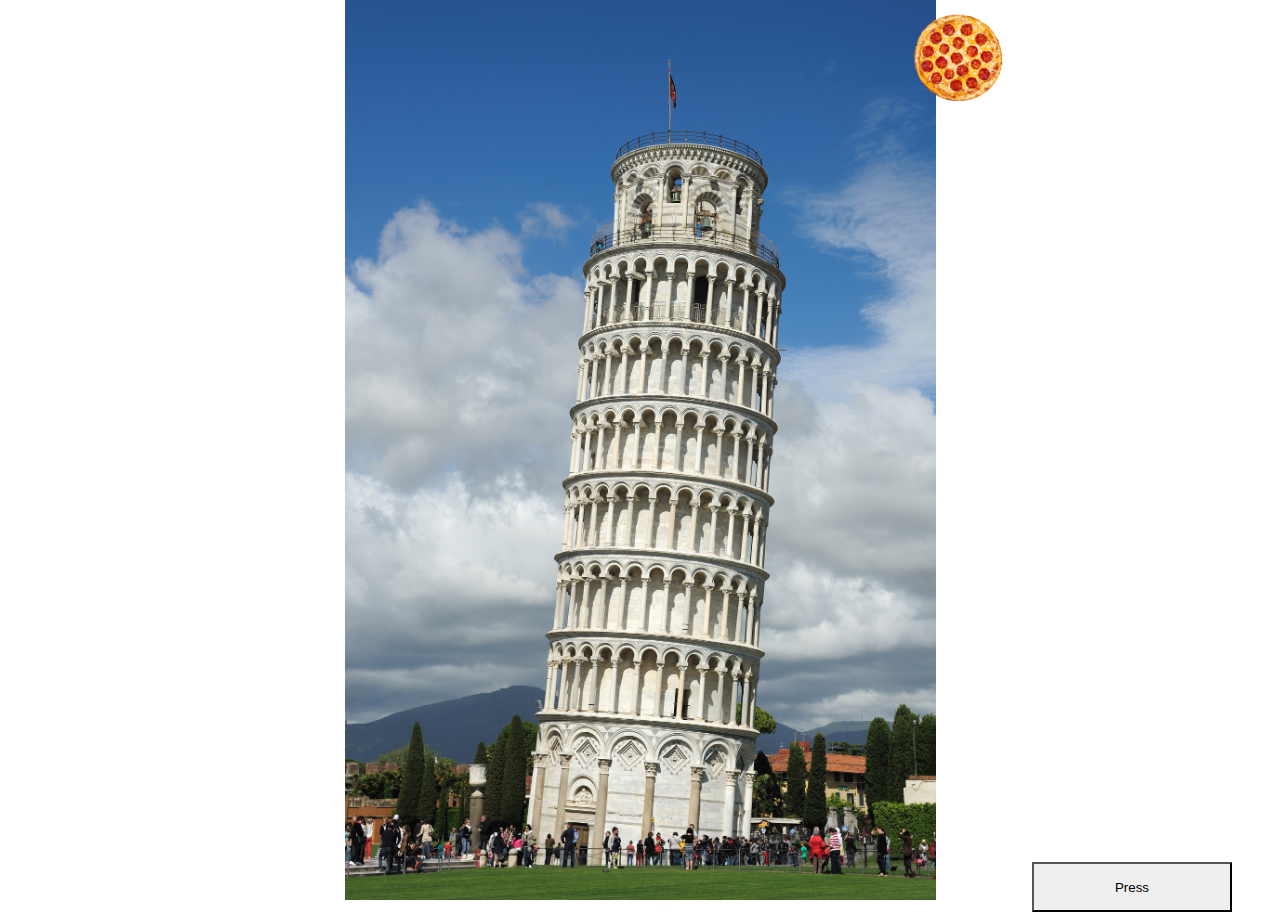
<file: ej4/index.html>
<!DOCTYPE html>
<html lang="en">
<head>
    <meta charset="UTF-8">
    <meta http-equiv="X-UA-Compatible" content="IE=edge">
    <meta name="viewport" content="width=device-width, initial-scale=1.0">
    <link rel="stylesheet" href="/ej4/estilos.css">
    <title>Ej4</title>
</head>
<body>

    <div class="contenedor">
        <img class="pizza" src="/image/png-clipart-pizza-pizza-removebg-preview.png">
    </div>
    <div>
        <button class="btn">Press</button>
    </div>
<script src="/ej4/animaciones.js"></script>
</body>
</html>
</file>
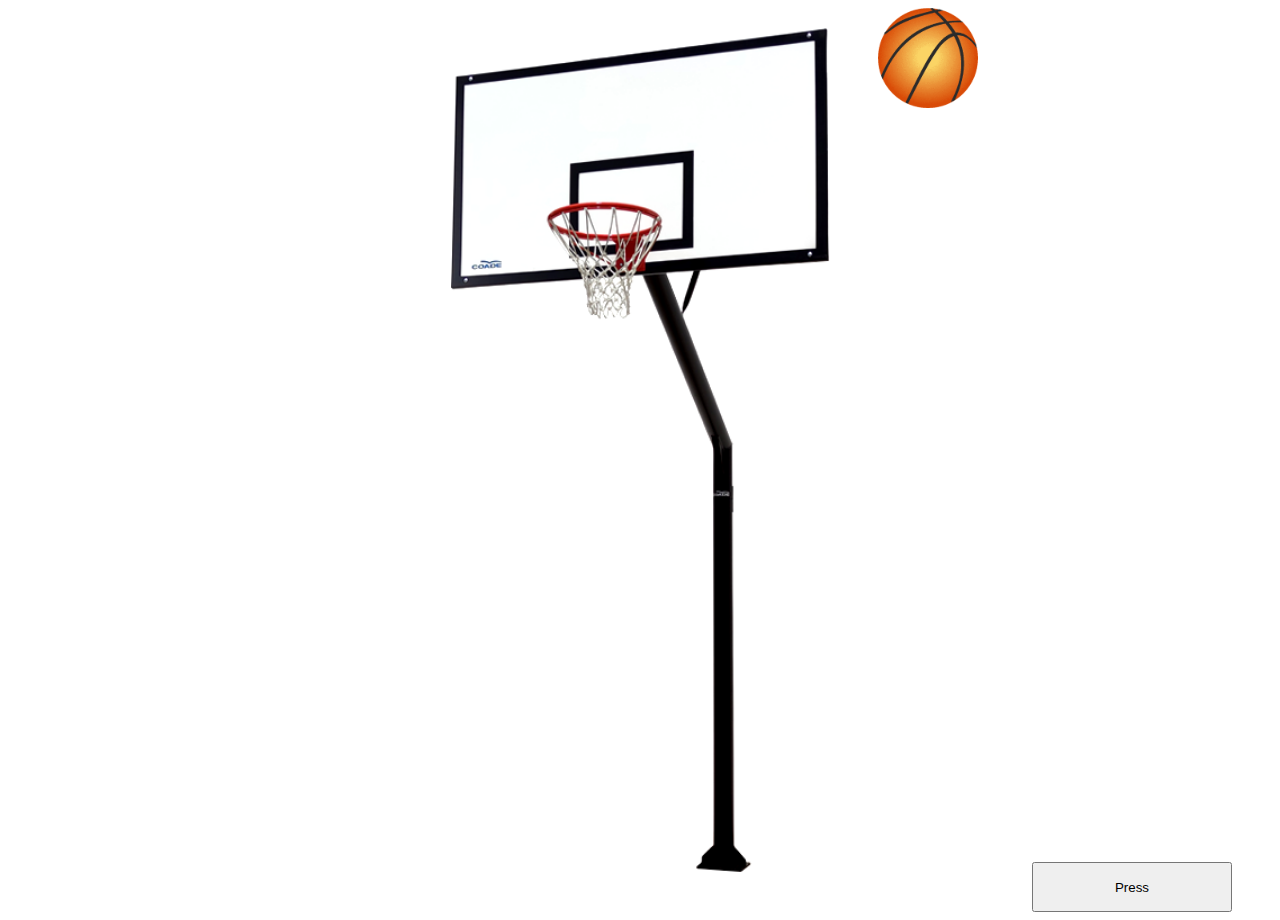
<file: ej5/index.html>
<!DOCTYPE html>
<html lang="en">
<head>
    <meta charset="UTF-8">
    <meta http-equiv="X-UA-Compatible" content="IE=edge">
    <meta name="viewport" content="width=device-width, initial-scale=1.0">
    <link rel="stylesheet" href="/ej5/estilos.css">
    <title>Ej5</title>
</head>
<body>

    <div class="contenedor">
        <img class="pelota" src="/image/png-transparent-basketball-jersey-basketball-ball-game-sport-orange-removebg-preview.png">
    </div>
    <div>
        <button class="btn">Press</button>
    </div>
<script src="/ej5/animaciones.js"></script>
</body>
</html>
</file>
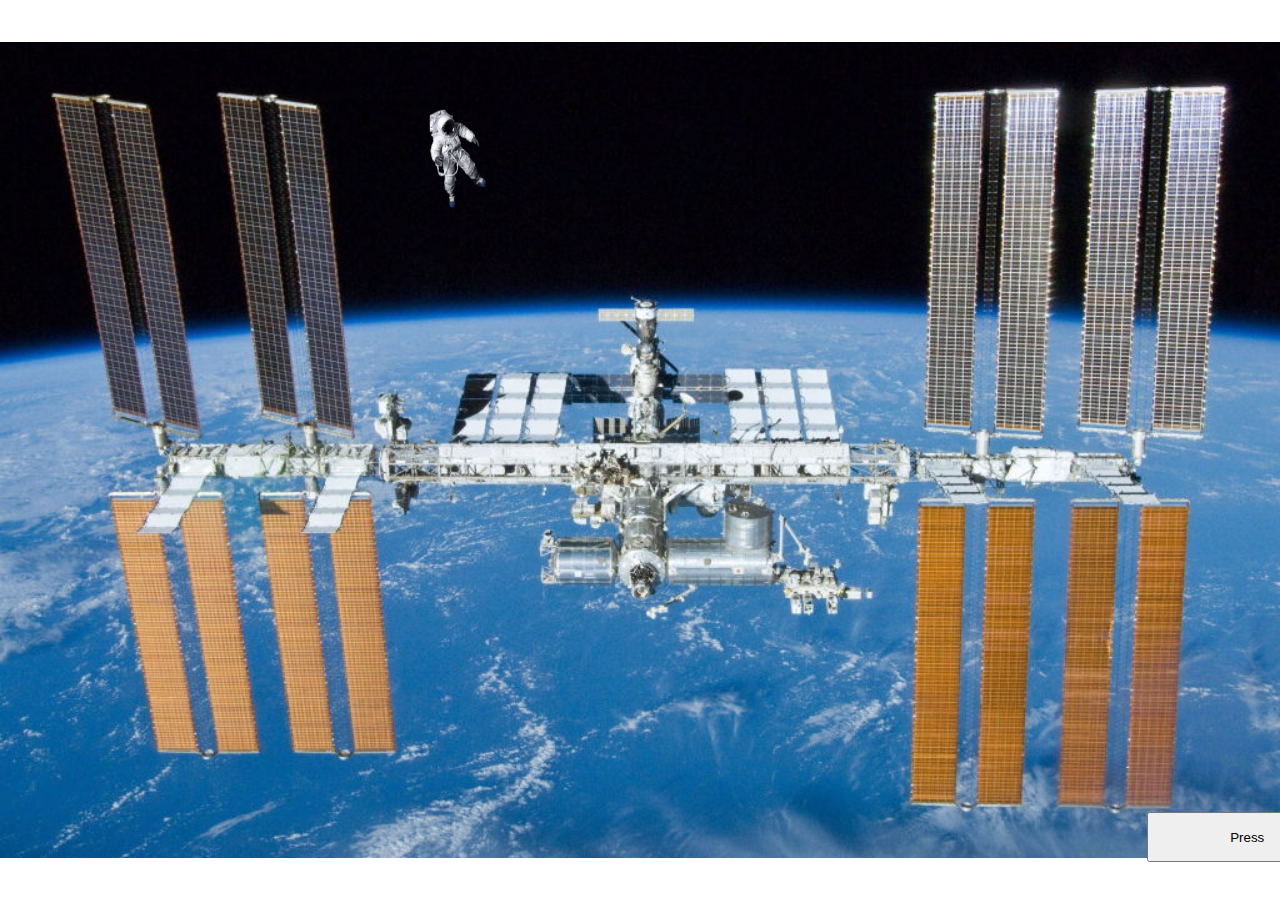
<file: ej6/index.html>
<!DOCTYPE html>
<html lang="en">
<head>
    <meta charset="UTF-8">
    <meta http-equiv="X-UA-Compatible" content="IE=edge">
    <meta name="viewport" content="width=device-width, initial-scale=1.0">
    <link rel="stylesheet" href="/ej6/estilos.css">
    <title>Ej6</title>
</head>
<body>

    <div class="contenedor">
        <img class="astronauta" src="/image/png-clipart-astronaut-information-outer-space-astronaut-image-file-formats-space-removebg-preview.png">
    </div>
    <div>
        <button class="btn">Press</button>
    </div>
<script src="/ej6/animaciones.js"></script>
</body>
</html>
</file>
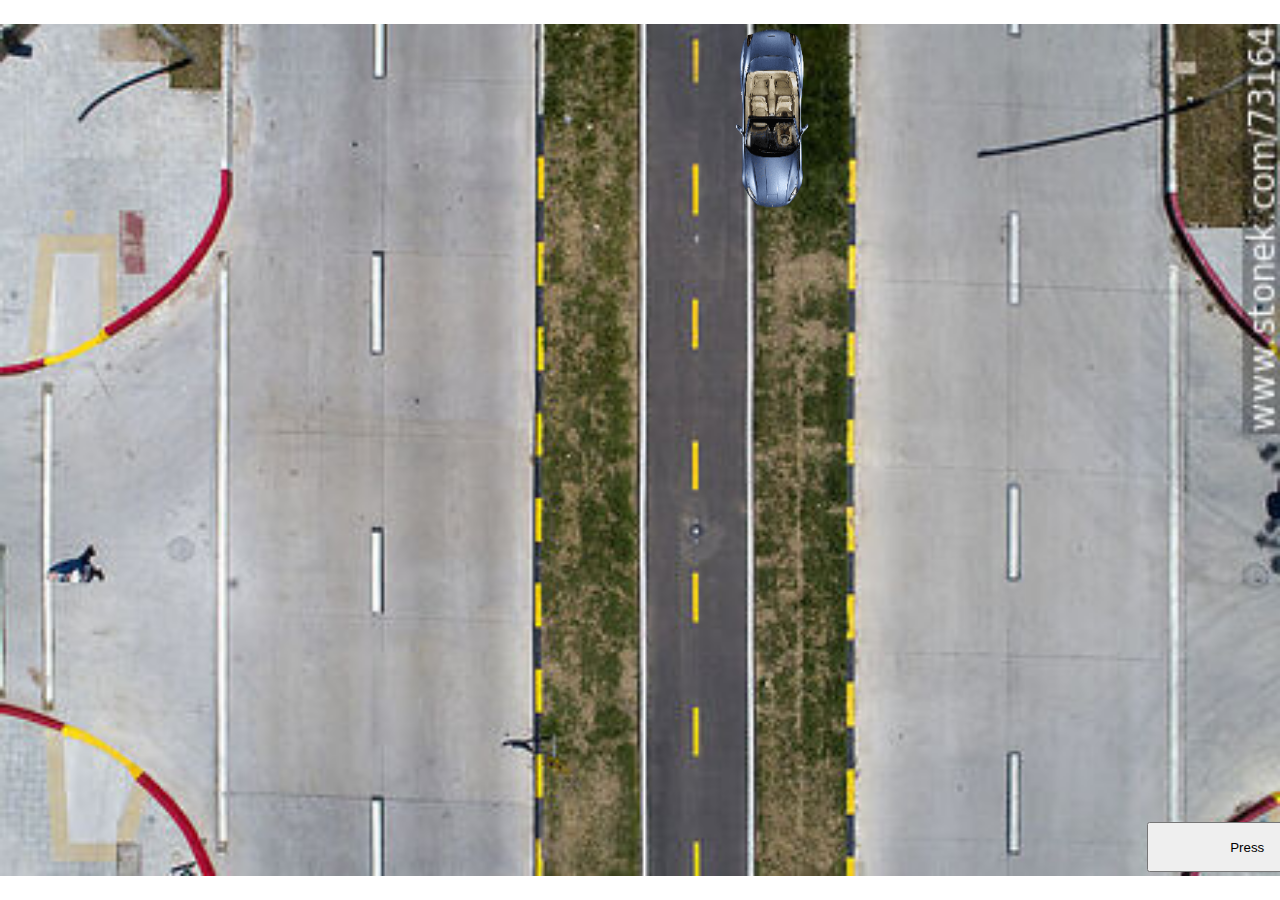
<file: ej7/index.html>
<!DOCTYPE html>
<html lang="en">
<head>
    <meta charset="UTF-8">
    <meta http-equiv="X-UA-Compatible" content="IE=edge">
    <meta name="viewport" content="width=device-width, initial-scale=1.0">
    <link rel="stylesheet" href="/ej7/estilos.css">
    <title>Ej7</title>
</head>
<body>
    <div class="contenedor">
        <img class="coche" src="/image/png-clipart-top-view-car-luxury-car-removebg-preview.png">
    </div>
    <div>
        <button class="btn">Press</button>
    </div>

    <script src="/ej7/animaciones.js"></script>
</body>
</html>
</file>
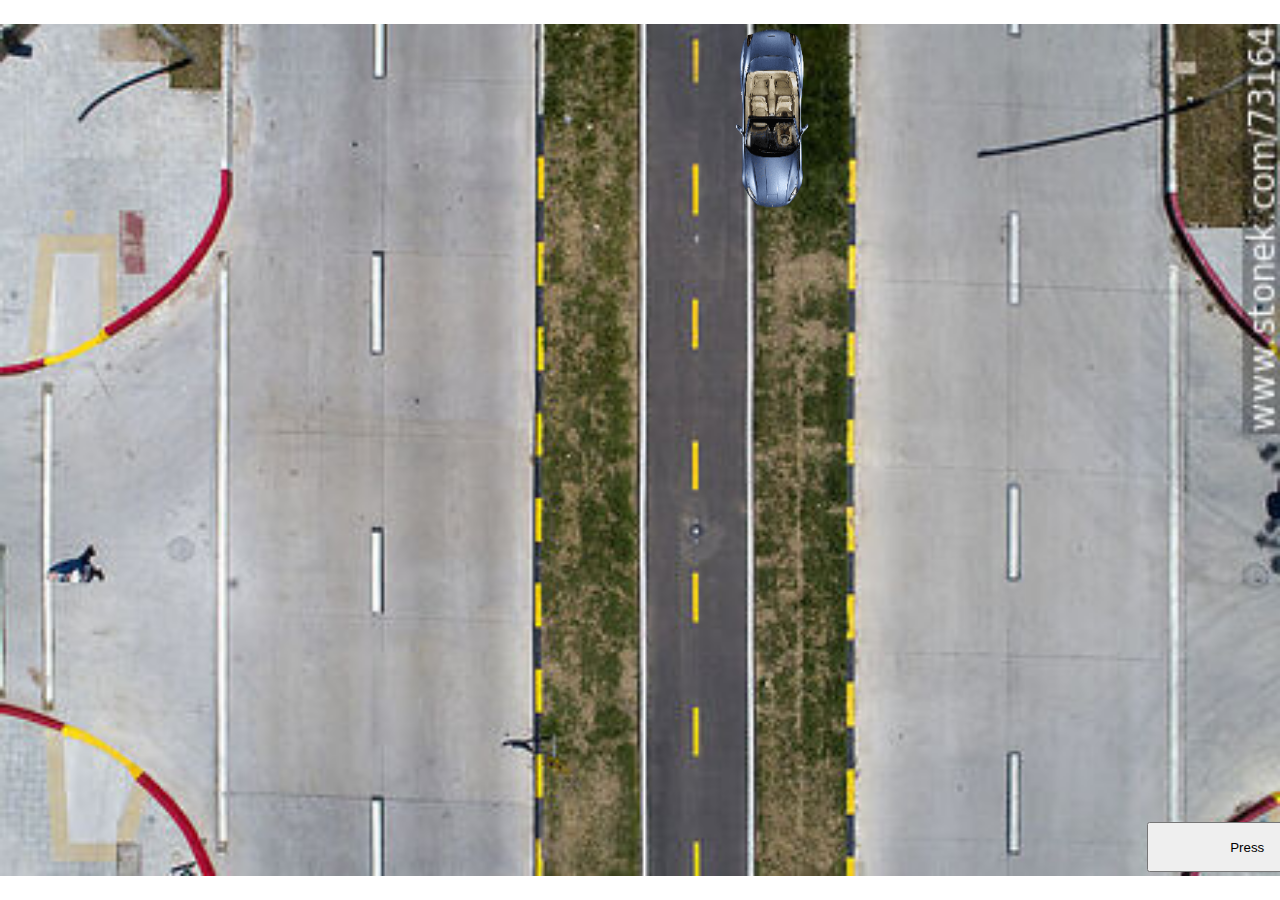
<file: ej8/index.html>
<!DOCTYPE html>
<html lang="en">
<head>
    <meta charset="UTF-8">
    <meta http-equiv="X-UA-Compatible" content="IE=edge">
    <meta name="viewport" content="width=device-width, initial-scale=1.0">
    <link rel="stylesheet" href="/ej8/estilos.css">
    <title>Ej8</title>
</head>
<body>
    <div class="contenedor">
        <img class="coche" src="/image/png-clipart-top-view-car-luxury-car-removebg-preview.png">
    </div>
    <div>
        <button class="btn">Press</button>
    </div>

    <script src="/ej8/animaciones.js"></script>
</body>
</html>
</file>
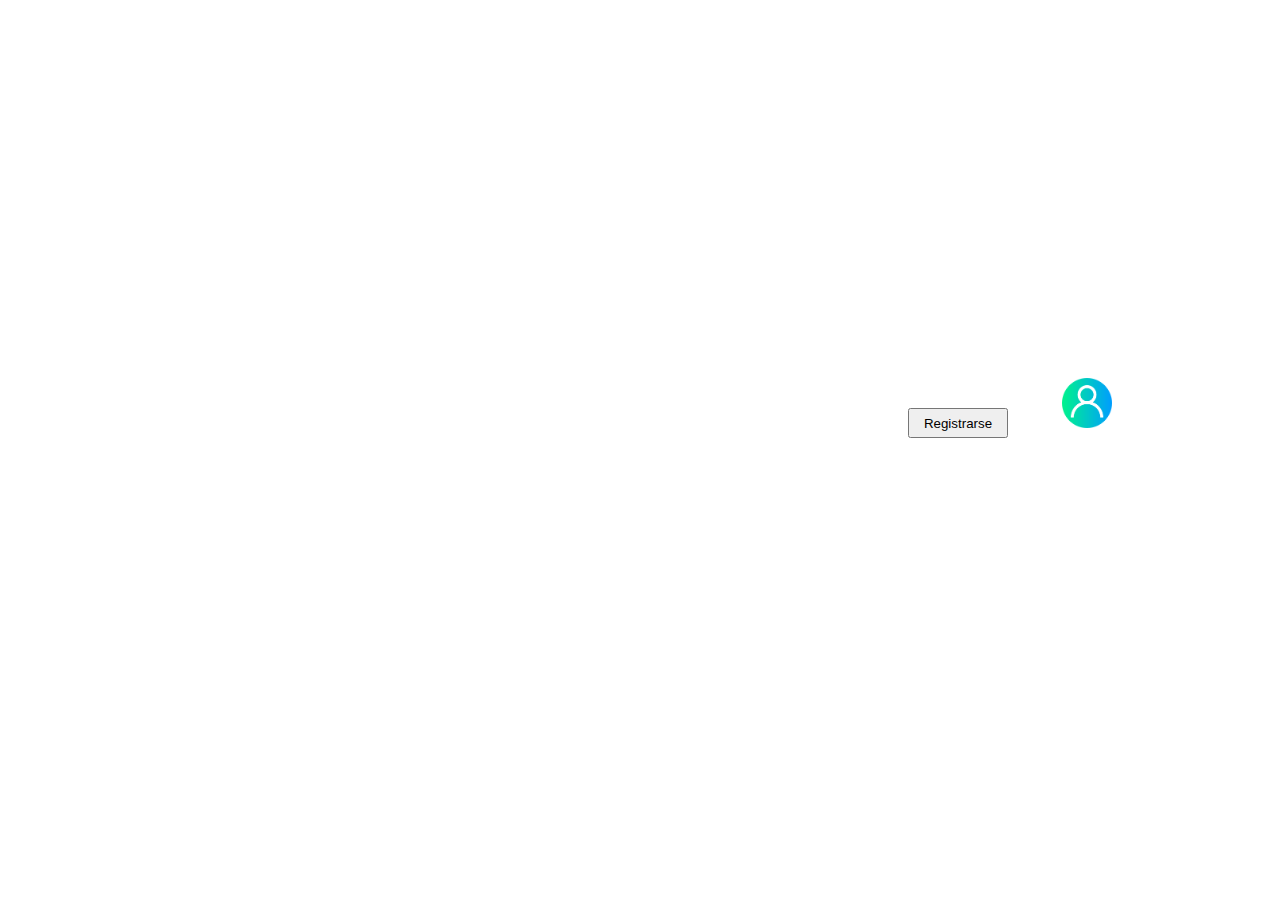
<file: ej9/index.html>
<!DOCTYPE html>
<html lang="en">
<head>
    <meta charset="UTF-8">
    <meta http-equiv="X-UA-Compatible" content="IE=edge">
    <meta name="viewport" content="width=device-width, initial-scale=1.0">
    <link rel="stylesheet" href="/ej9/estilos.css">
    <title>Ej9</title>
</head>
<body>

    <button class="btn">Registrarse</button>
    <img src="/image/1177568-removebg-preview.png" class="imgUsuario animacion">


    <script src="/ej9/animaciones.js"></script>
</body>
</html>
</file>
<file: ej4/estilos.css>
*{
    background-image: url("/image/The_Leaning_Tower_of_Pisa_SB.jpeg");
    background-size: contain;
    background-repeat: no-repeat;
    background-position: center;
    background-attachment: fixed;

}

img{
    width: 100px;
    height: 100px;
    margin-left: 900px;
}

.btn{
    width: 200px;
    height: 50px;
    margin-top: 750px;
    margin-left: 80vw;
    
}
</file>
<file: ej5/estilos.css>
body{
    background-image: url("/image/xcanasta-fija-con-base-de-anclaje.jpg.pagespeed.ic.LesHiHbrwO.png");
    background-size: contain;
    background-repeat: no-repeat;
    background-position: center;
    background-attachment: fixed;

}

img{
    width: 100px;
    height: 100px;
    margin-left: 870px;
}

.btn{
    width: 200px;
    height: 50px;
    margin-top: 750px;
    margin-left: 80vw;
    
}

.animacion {
    animation-name: caida;
    animation-duration: 2s;
    animation-iteration-count: infinite;
    animation-fill-mode: forwards;
    animation-direction: normal;
    animation-timing-function:  cubic-bezier(.18,.07,.95,.89);
   
}

@keyframes caida {
    50% {
        transform: translateY(83vh);
    }
    100% {
        transform: translateY(0vh);
    }
}
</file>
<file: ej6/estilos.css>
body{
    background-image: url("/image/estación-espacial-internacional1.jpg");
    background-size: contain;
    background-repeat: no-repeat;
    background-position: center;
    background-attachment: fixed;

}

img{
    width: 100px;
    height: 100px;
    margin-left: 400px;
    margin-top: 100px;
}

.btn{
    width: 200px;
    height: 50px;
    margin-top: 600px;
    margin-left: 89vw;
    
}

.animacion {
    animation-name: caida;
    animation-duration: 5s;
    animation-iteration-count: 1;
    animation-fill-mode: forwards;
    animation-direction: normal;
    animation-timing-function:  cubic-bezier(.18,.07,.95,.89);
    animation-delay: 1s;
}

@keyframes caida {
    25% {
        transform: translateY(250px);
    }
    50% {
        transform: translateX(500px);
    }
    75% {
        transform: translateY(750px);
    }
    100% {
        transform: translateX(1000px);
    }
}
</file>
<file: ej7/estilos.css>
body {
    background-image: url("/image/dstonek_58160.jpg");
    background-size: contain;
    background-repeat: no-repeat;
    background-position: center;
    background-attachment: fixed;
}

img {
    width: 200px;
    height: 200px;
    margin-left: 670px;
    margin-top: 10px;
}

.btn {
    width: 200px;
    height: 50px;
    margin-top: 600px;
    margin-left: 89vw;

}
.animacion {
    animation-name: avanza;
    animation-duration: 2s;
    animation-iteration-count: 1;
    animation-fill-mode: forwards;
    animation-direction: normal;
    animation-timing-function: cubic-bezier(.18, .07, .95, .89);
    animation-delay: 1s;
}

@keyframes avanza{
    100%{
        transform: translateY(79vh);
    }
}
</file>
<file: ej8/estilos.css>
body {
    background-image: url("/image/dstonek_58160.jpg");
    background-size: contain;
    background-repeat: no-repeat;
    background-position: center;
    background-attachment: fixed;
}

img {
    width: 200px;
    height: 200px;
    margin-left: 670px;
    margin-top: 10px;
}

.btn {
    width: 200px;
    height: 50px;
    margin-top: 600px;
    margin-left: 89vw;

}

.animacion {
    animation-name: avanza;
    animation-duration: 2s;
    animation-iteration-count: 1;
    animation-fill-mode: forwards;
    animation-direction: normal;
    animation-timing-function: cubic-bezier(.18, .07, .95, .89);
    animation-delay: 1s;
}

@keyframes avanza{
    50%{
        transform: translateY(49vh);
    }
    100%{
        transform: translateY(75vh);
    }
}
</file>
<file: ej9/estilos.css>
body{

    height: 100px;
    background-size: contain;
    background-repeat: no-repeat;
    background-position: center;
    background-attachment: fixed;

}

img{
    width: 50px;
    margin-left: 50px;

}

.btn{
    width: 100px;
    height: 30px;
    margin-top: 400px;
    margin-left: 900px;
    
}

.animacion {
    animation-name: cambio;
    animation-duration: 2s;
    animation-iteration-count: 1;
    animation-fill-mode: forwards;
    animation-direction: normal;
    animation-timing-function: cubic-bezier(.27,.89,1,1.04);
    animation-delay: 20s;
   
}

@keyframes cambio {
    70%{    
        width: 190px;
        border-radius:100%;
        box-shadow: 100px 100px 100px #0780a5;
    }
    100%{
        width: 50px;
        border-radius:100%;
        box-shadow: 0px 0px 0px ;
        
    }

}
</file>
